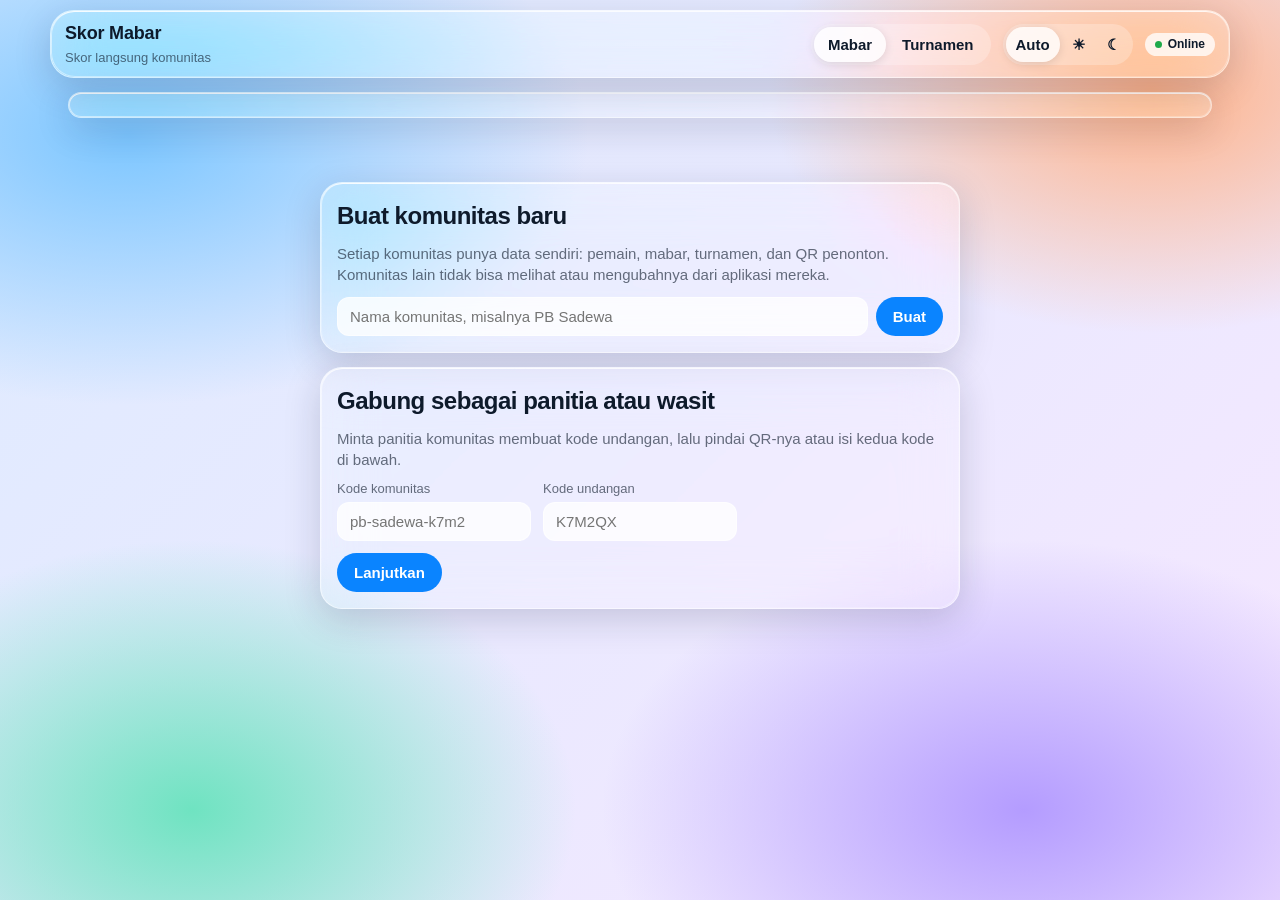
<file: index.html>
<!DOCTYPE html>
<html lang="id">
<head>
<meta charset="utf-8">
<meta name="viewport" content="width=device-width, initial-scale=1, viewport-fit=cover">
<title>Skor Mabar</title>
<meta name="description" content="Skor langsung, antrean main, klasemen, dan turnamen untuk komunitas olahraga raket.">
<meta name="theme-color" content="#1E4F8A">
<link rel="manifest" href="manifest.webmanifest">
<link rel="icon" type="image/png" href="icons/icon-192.png">
<link rel="apple-touch-icon" href="icons/apple-touch-icon.png">
<meta name="mobile-web-app-capable" content="yes">
<meta name="apple-mobile-web-app-capable" content="yes">
<meta name="apple-mobile-web-app-status-bar-style" content="black-translucent">
<meta name="apple-mobile-web-app-title" content="Skor Mabar">
<meta property="og:title" content="Skor Mabar">
<meta property="og:description" content="Lihat skor langsung, antrean, dan klasemen mabar.">
<meta property="og:image" content="icons/icon-512.png">
<link rel="stylesheet" href="css/style.css">
</head>
<body>
<div class="top-shell"><header class="top glass" id="top"></header></div>
<div class="wrap">
  <div class="install glass" id="install" hidden></div>
  <nav class="subnav" id="subnav"></nav>
  <main id="app"><p class="muted">Memuat…</p></main>
</div>
<dialog id="dlg"><div class="dlg glass" id="dlgBody"></div></dialog>
<div class="toast glass" id="toast" role="status" hidden></div>
<script src="js/config.js"></script>
<script src="js/qrcode.js"></script>
<script src="js/store.js"></script>
<script src="js/app.js"></script>
<script>
  if ('serviceWorker' in navigator) {
    window.addEventListener('load', function(){ navigator.serviceWorker.register('sw.js').catch(function(){}); });
  }
</script>
</body>
</html>
</file>
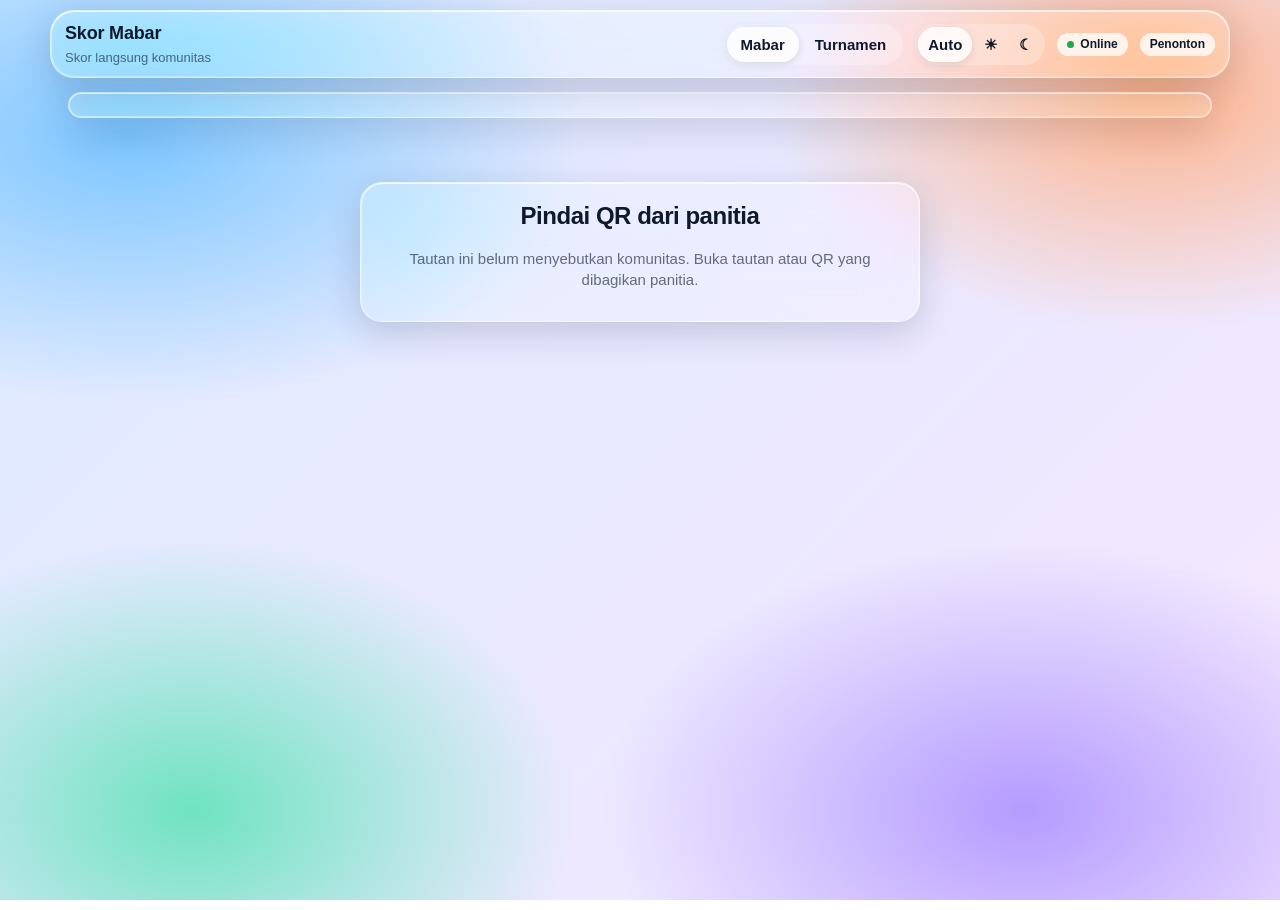
<file: lihat.html>
<!DOCTYPE html>
<html lang="id">
<head>
<meta charset="utf-8">
<meta name="viewport" content="width=device-width, initial-scale=1, viewport-fit=cover">
<title>Skor Langsung</title>
<meta name="description" content="Skor langsung, antrean main, klasemen, dan turnamen untuk komunitas olahraga raket.">
<meta name="theme-color" content="#1E4F8A">
<link rel="icon" type="image/png" href="icons/icon-192.png">
<link rel="apple-touch-icon" href="icons/apple-touch-icon.png">
<meta property="og:title" content="Skor Mabar">
<meta property="og:description" content="Lihat skor langsung, antrean, dan klasemen mabar.">
<meta property="og:image" content="icons/icon-512.png">
<link rel="stylesheet" href="css/style.css">
</head>
<body>
<div class="top-shell"><header class="top glass" id="top"></header></div>
<div class="wrap">
  <div class="install glass" id="install" hidden></div>
  <nav class="subnav" id="subnav"></nav>
  <main id="app"><p class="muted">Memuat…</p></main>
</div>
<dialog id="dlg"><div class="dlg glass" id="dlgBody"></div></dialog>
<div class="toast glass" id="toast" role="status" hidden></div>
<script>window.VIEW_ONLY = true;</script>
<script src="js/config.js"></script>
<script src="js/store.js"></script>
<script src="js/app.js"></script>
</body>
</html>
</file>
<file: css/style.css>
:root{
  --ink:#0E1A2B; --ink2:rgba(14,26,43,.62); --hair:rgba(255,255,255,.55);
  --glass:rgba(255,255,255,.24); --glass-strong:rgba(255,255,255,.5); --glass-hi:rgba(255,255,255,.78);
  --shadow:0 10px 36px rgba(20,30,60,.18);
  --accent:#0A84FF; --hot:#FFD60A; --hot-ink:#2B2300; --live:#1FA94A; --red:#E5372C;
  --a:#0A6AD6; --b:#C2364A;
  --wall:
    radial-gradient(60% 50% at 10% 15%, #7CC6FF 0%, transparent 60%),
    radial-gradient(50% 45% at 90% 10%, #FFB38A 0%, transparent 60%),
    radial-gradient(55% 50% at 80% 90%, #B49CFF 0%, transparent 60%),
    radial-gradient(50% 50% at 15% 90%, #6FE3C1 0%, transparent 60%),
    linear-gradient(135deg,#DDEBFF,#F6E7FF);
  --font:-apple-system,BlinkMacSystemFont,"SF Pro Display","SF Pro Text","Segoe UI Variable","Segoe UI",Roboto,"Helvetica Neue",Arial,sans-serif;
  color-scheme:light; box-sizing:border-box;
  padding-top:env(safe-area-inset-top,0px); padding-bottom:env(safe-area-inset-bottom,0px);
}
@media (prefers-color-scheme: dark){
  :root:not([data-theme="light"]){
    --ink:#F2F5FA; --ink2:rgba(242,245,250,.62); --hair:rgba(255,255,255,.2);
    --glass:rgba(40,44,60,.34); --glass-strong:rgba(58,62,82,.55); --glass-hi:rgba(255,255,255,.2);
    --shadow:0 10px 36px rgba(0,0,0,.45); --live:#30D158; --a:#5AA8FF; --b:#FF6B7F;
    --wall:
      radial-gradient(60% 50% at 10% 15%, #1D5FA8 0%, transparent 60%),
      radial-gradient(50% 45% at 90% 10%, #A2493A 0%, transparent 60%),
      radial-gradient(55% 50% at 80% 90%, #4B3A9E 0%, transparent 60%),
      radial-gradient(50% 50% at 15% 90%, #137062 0%, transparent 60%),
      linear-gradient(135deg,#0B1222,#1A1030);
    color-scheme:dark;
  }
}
:root[data-theme="dark"]{
  --ink:#F2F5FA; --ink2:rgba(242,245,250,.62); --hair:rgba(255,255,255,.2);
  --glass:rgba(40,44,60,.34); --glass-strong:rgba(58,62,82,.55); --glass-hi:rgba(255,255,255,.2);
  --shadow:0 10px 36px rgba(0,0,0,.45); --live:#30D158; --a:#5AA8FF; --b:#FF6B7F;
  --wall:
    radial-gradient(60% 50% at 10% 15%, #1D5FA8 0%, transparent 60%),
    radial-gradient(50% 45% at 90% 10%, #A2493A 0%, transparent 60%),
    radial-gradient(55% 50% at 80% 90%, #4B3A9E 0%, transparent 60%),
    radial-gradient(50% 50% at 15% 90%, #137062 0%, transparent 60%),
    linear-gradient(135deg,#0B1222,#1A1030);
  color-scheme:dark;
}
*,*::before,*::after{box-sizing:inherit}
body{margin:0;min-height:100vh;font-family:var(--font);color:var(--ink);background:var(--wall);background-attachment:fixed;-webkit-font-smoothing:antialiased;font-size:15px;line-height:1.4}
button,input,select{font:inherit;color:inherit}
:focus-visible{outline:3px solid var(--accent);outline-offset:2px}
.glass{position:relative;background:var(--glass);-webkit-backdrop-filter:blur(26px) saturate(185%);backdrop-filter:blur(26px) saturate(185%);border:1px solid var(--hair);box-shadow:inset 0 1px 0 var(--glass-hi),var(--shadow)}
.glass::before{content:"";position:absolute;inset:0;border-radius:inherit;pointer-events:none;padding:1px;background:linear-gradient(140deg,rgba(255,255,255,.8),rgba(255,255,255,0) 35%,rgba(255,255,255,0) 65%,rgba(255,255,255,.4));-webkit-mask:linear-gradient(#000 0 0) content-box,linear-gradient(#000 0 0);-webkit-mask-composite:xor;mask-composite:exclude;opacity:.7}
@supports not ((backdrop-filter:blur(1px)) or (-webkit-backdrop-filter:blur(1px))){.glass{background:var(--glass-strong)}}
.wrap{max-width:1180px;margin:0 auto;padding:0 18px}

/* Top */
.top{position:sticky;top:calc(10px + env(safe-area-inset-top,0px));z-index:10;margin:10px auto 0;max-width:1180px;border-radius:24px;padding:10px 14px;display:flex;flex-wrap:wrap;align-items:center;gap:12px}
.top-shell{padding:0 18px}
.brand{flex:1;min-width:180px}
.brand b{display:block;font-size:18px;letter-spacing:-.01em}
.brand span{font-size:13px;color:var(--ink2)}
.seg{display:inline-flex;padding:3px;border-radius:999px;gap:2px;background:var(--glass)}
.seg button{border:0;background:transparent;padding:7px 14px;border-radius:999px;font-weight:600;cursor:pointer;white-space:nowrap}
.seg button[aria-pressed="true"]{background:var(--glass-hi);box-shadow:0 2px 10px rgba(0,0,0,.12)}
.subnav{display:flex;justify-content:center;margin:16px 0 4px}
.subnav .seg{overflow-x:auto;max-width:100%}

main{padding:14px 0 70px}
h2{font-size:24px;letter-spacing:-.02em;margin:18px 0 10px}
h3{font-size:16px;margin:0 0 8px}
.muted{color:var(--ink2)}
.panel{border-radius:22px;padding:16px}
.stats{display:flex;flex-wrap:wrap;gap:10px;margin-bottom:14px}
.stat{border-radius:18px;padding:10px 16px;min-width:120px}
.stat b{display:block;font-size:24px;letter-spacing:-.02em;font-variant-numeric:tabular-nums}
.stat span{font-size:13px;color:var(--ink2)}
.cols{display:grid;grid-template-columns:minmax(0,1.5fr) minmax(0,1fr);gap:16px;align-items:start}
.courts{display:grid;gap:14px}
.court{border-radius:22px;padding:14px 16px}
.chead{display:flex;justify-content:space-between;align-items:center;gap:8px;margin-bottom:10px}
.chead b{font-size:17px}
.tag{font-size:12px;font-weight:600;padding:3px 10px;border-radius:999px;background:var(--glass-hi);white-space:nowrap}
.tag.live{color:var(--live)}
.tag.prop{background:var(--hot);color:var(--hot-ink)}
.team{display:flex;align-items:center;gap:8px;padding:8px 0;flex-wrap:wrap}
.team + .team{border-top:1px solid var(--hair)}
.side{width:6px;align-self:stretch;border-radius:3px;flex:none}
.side.a{background:var(--a)}.side.b{background:var(--b)}
.chip{border:1px solid var(--hair);background:var(--glass-hi);border-radius:999px;padding:5px 12px;font-weight:600;font-size:14px;display:inline-flex;align-items:center;gap:6px}
button.chip{cursor:pointer}
.chip.sel{outline:2px solid var(--accent)}
.chip small{font-weight:500;color:var(--ink2)}
.avg{margin-left:auto;font-size:13px;color:var(--ink2);font-variant-numeric:tabular-nums}
.vs{display:flex;justify-content:space-between;align-items:center;gap:10px;font-size:13px;color:var(--ink2);margin-top:8px;flex-wrap:wrap}
.bar{flex:1;min-width:120px;height:6px;border-radius:3px;background:var(--b);overflow:hidden}
.bar i{display:block;height:100%;background:var(--a)}
.scoreform{display:flex;gap:8px;align-items:center;margin-top:12px;flex-wrap:wrap}
.scoreform input{width:64px;border:1px solid var(--hair);background:var(--glass-hi);border-radius:12px;padding:8px;text-align:center;font-weight:700;font-size:18px}
.btn{border:1px solid var(--hair);background:var(--glass-hi);border-radius:999px;padding:8px 16px;font-weight:600;cursor:pointer}
.btn.primary{background:var(--accent);color:#fff;border-color:transparent}
.btn:disabled{opacity:.45;cursor:default}
.btns{display:flex;gap:8px;flex-wrap:wrap;margin-top:12px}
.hint{font-size:13px;color:var(--ink2);margin:8px 0 0}
.err{font-size:13px;color:var(--red);margin:6px 0 0}

/* Queue */
.q{list-style:none;margin:0;padding:0}
.q li{display:flex;align-items:center;gap:10px;padding:9px 4px;border-top:1px solid var(--hair)}
.q li:first-child{border-top:0}
.q .rk{width:22px;text-align:right;color:var(--ink2);font-variant-numeric:tabular-nums}
.q .nm{flex:1;min-width:0;font-weight:600}
.q .nm small{display:block;font-weight:400;color:var(--ink2);font-size:12px}
.badge{font-size:12px;font-weight:600;padding:2px 8px;border-radius:999px;white-space:nowrap}
.badge.new{background:var(--hot);color:var(--hot-ink)}
.badge.n{background:var(--glass-hi)}
.q button.swapin{border:0;background:var(--accent);color:#fff;border-radius:999px;padding:4px 10px;font-size:12px;font-weight:600;cursor:pointer}

/* Tables */
.tw{overflow-x:auto;border-radius:22px}
table{width:100%;border-collapse:collapse;min-width:620px}
th,td{padding:10px 12px;text-align:right;border-bottom:1px solid var(--hair);font-variant-numeric:tabular-nums}
th{font-size:12px;color:var(--ink2);font-weight:600}
th:nth-child(2),td:nth-child(2){text-align:left}
th:first-child,td:first-child{width:36px;color:var(--ink2)}
tr:last-child td{border-bottom:0}
td.name button{border:0;background:transparent;font-weight:600;cursor:pointer;padding:0;text-align:left}
td.name button:hover{text-decoration:underline}
tr.top1 td:first-child{color:#C99700;font-weight:700}
.toolbar{display:flex;flex-wrap:wrap;gap:10px;align-items:center;justify-content:space-between;margin-bottom:12px}

/* Members */
.mlist{list-style:none;margin:0;padding:0}
.mlist li{display:flex;align-items:center;gap:12px;padding:10px 4px;border-top:1px solid var(--hair)}
.mlist li:first-child{border-top:0}
.mlist .nm{flex:1;font-weight:600}
.mlist .nm button{border:0;background:transparent;font-weight:600;cursor:pointer;padding:0}
.sw{position:relative;width:46px;height:28px;border-radius:14px;border:0;background:rgba(120,120,128,.32);cursor:pointer;flex:none}
.sw::after{content:"";position:absolute;top:3px;left:3px;width:22px;height:22px;border-radius:50%;background:#fff;box-shadow:0 1px 3px rgba(0,0,0,.3);transition:left .15s}
.sw[aria-checked="true"]{background:var(--live)}
.sw[aria-checked="true"]::after{left:21px}
.form{display:flex;gap:8px;flex-wrap:wrap;margin-top:12px}
.form input,.form select{border:1px solid var(--hair);background:var(--glass-hi);border-radius:12px;padding:8px 12px;flex:1;min-width:140px}

/* Pairs */
.opt{display:flex;gap:12px;align-items:flex-start;padding:12px 4px;border-top:1px solid var(--hair);cursor:pointer}
.opt:first-of-type{border-top:0}
.opt input{margin-top:4px;accent-color:var(--accent);width:18px;height:18px}
.opt b{display:block}
.pairs{list-style:none;margin:0;padding:0}
.pairs li{display:flex;align-items:center;gap:8px;padding:8px 0;border-top:1px solid var(--hair)}
.pairs li:first-child{border-top:0}
.pairs li span{flex:1;font-weight:600}
.x{border:0;background:transparent;color:var(--red);font-weight:600;cursor:pointer}
.grid2{display:grid;grid-template-columns:1fr 1fr;gap:16px;align-items:start}

/* Tournament */
.tcards{display:grid;grid-template-columns:repeat(auto-fill,minmax(260px,1fr));gap:14px}
.tcard{border-radius:22px;padding:16px}
.tcard b{font-size:17px;display:block}
.seedlist{columns:2;font-size:14px;margin:8px 0 0;padding-left:20px}
.checks{display:grid;grid-template-columns:repeat(auto-fill,minmax(150px,1fr));gap:4px 12px;margin-top:8px}
.checks label{display:flex;gap:8px;align-items:center;font-size:14px}
.checks input{accent-color:var(--accent)}

/* Profile dialog */
dialog{border:0;padding:0;background:transparent;color:var(--ink);max-width:520px;width:calc(100% - 28px)}
dialog::backdrop{background:rgba(10,15,30,.4);-webkit-backdrop-filter:blur(4px);backdrop-filter:blur(4px)}
.dlg{border-radius:28px;padding:20px;background:var(--glass-strong)}
.dlg h2{margin:0}
.kv{display:grid;grid-template-columns:repeat(4,1fr);gap:8px;margin:14px 0}
.kv div{border-radius:16px;padding:8px 10px;background:var(--glass-hi)}
.kv b{display:block;font-size:20px;font-variant-numeric:tabular-nums}
.kv span{font-size:12px;color:var(--ink2)}
.spark{width:100%;height:70px}
.res{list-style:none;padding:0;margin:0;font-size:14px}
.res li{display:flex;justify-content:space-between;gap:8px;padding:7px 0;border-top:1px solid var(--hair)}
.res li:first-child{border-top:0}
.w{color:var(--live);font-weight:700}.l{color:var(--red);font-weight:700}

.slot{border:1.5px dashed var(--ink2);background:transparent;border-radius:999px;padding:5px 12px;font-weight:600;font-size:14px;color:var(--ink2);cursor:pointer}
.slot.sel{border:1.5px solid var(--accent);color:var(--accent)}
.mini{border:1px solid var(--hair);background:var(--glass-hi);border-radius:8px;padding:2px 9px;cursor:pointer;font-weight:700}
.mini:disabled{opacity:.35;cursor:default}
.seeds{padding:0}
.toast{position:fixed;left:50%;bottom:calc(18px + env(safe-area-inset-bottom,0px));transform:translateX(-50%);border-radius:999px;padding:10px 18px;font-weight:600;z-index:30;max-width:calc(100% - 28px)}

@media (max-width:860px){
  .cols,.grid2{grid-template-columns:1fr}
  .kv{grid-template-columns:repeat(2,1fr)}
}

/* ---- Tambahan versi aplikasi ---- */
.statusdot{display:inline-flex;align-items:center;gap:6px;font-size:12px;font-weight:600;padding:3px 10px;border-radius:999px;background:var(--glass-hi);white-space:nowrap}
.statusdot::before{content:"";width:7px;height:7px;border-radius:50%;background:var(--live)}
.statusdot.off::before{background:var(--red)}
.statusdot.local::before{background:var(--hot)}
.theme button{padding:7px 10px}
.install{border-radius:20px;padding:12px 14px;margin-top:14px;display:flex;align-items:center;gap:12px}
.install div{flex:1;min-width:0}
.install b{display:block}
.install span{font-size:13px;color:var(--ink2)}
.install svg{width:16px;height:16px;vertical-align:-3px}
.livebtns{display:grid;grid-template-columns:1fr 1fr;gap:10px;margin-top:12px}
.ptbtn{border:0;border-radius:20px;color:#fff;padding:14px;min-height:96px;display:flex;flex-direction:column;justify-content:space-between;align-items:flex-start;cursor:pointer;touch-action:manipulation;text-align:left}
.ptbtn.a{background:#0A6AD6}.ptbtn.b{background:#B8293F}
.ptbtn span{font-size:13px;font-weight:600;opacity:.9}
.ptbtn b{font-size:52px;line-height:.9;font-variant-numeric:tabular-nums;letter-spacing:-.03em}
.ptbtn:active{transform:scale(.98)}
.ptbtn:disabled{opacity:.55;cursor:default}
.bigscore{display:flex;justify-content:center;align-items:center;gap:18px;margin-top:10px;font-variant-numeric:tabular-nums}
.bigscore b{font-size:52px;letter-spacing:-.03em;line-height:1}
.bigscore .ca{color:var(--a)}.bigscore .cb{color:var(--b)}
.bigscore span{color:var(--ink2);font-size:28px}
.gameover{margin-top:10px;border-radius:14px;padding:10px 12px;background:var(--hot);color:var(--hot-ink);font-weight:600}
.btn.danger{color:var(--red)}
.field{display:flex;flex-direction:column;gap:4px;flex:1;min-width:140px}
.field span{font-size:13px;color:var(--ink2)}
.field input,.field select{border:1px solid var(--hair);background:var(--glass-hi);border-radius:12px;padding:8px 12px}
.formgrid{display:grid;grid-template-columns:repeat(auto-fill,minmax(180px,1fr));gap:12px;margin-top:10px}
details.tdet{margin-top:10px}
details.tdet summary{cursor:pointer;font-weight:600;font-size:14px}
details.tdet ol{margin:8px 0 0;padding-left:22px;font-size:14px}
.center{text-align:center}
.empty-state{max-width:560px;margin:30px auto}
.empty-state h2{margin-top:0}
.qrbox{background:#fff;border-radius:18px;padding:12px;width:min(260px,100%);margin:8px auto}
.qrbox svg{display:block;width:100%;height:auto}
.qrbox.big{width:min(70vh,88vw,520px)}
.url{font-size:13px;color:var(--ink2);word-break:break-all;margin:6px 0 0}
.bigcode{font-size:clamp(30px,8vw,44px);font-weight:700;letter-spacing:.08em;text-align:center;padding:16px;border-radius:18px;background:var(--glass-hi);margin:12px 0;font-variant-numeric:tabular-nums}
dialog.wide{max-width:760px}
.topmeta{display:flex;align-items:center;gap:8px;flex-wrap:wrap}
.btn.icon{width:38px;height:38px;padding:0;display:grid;place-items:center;font-size:17px}
.modeseg button{padding:9px 18px;font-size:15px}
@media (max-width:760px){
  .top .modeseg{order:3;flex-basis:100%;display:flex}
  .top .modeseg button{flex:1}
}
td small.w,td small.l{font-size:12px}
.subnav{flex-direction:column;align-items:stretch;gap:12px}
.subnav > .seg{align-self:center}
.evhead{display:flex;align-items:center;gap:12px;flex-wrap:wrap}
.evtitle{flex:1;min-width:200px}
.evtitle b{display:block;font-size:20px;letter-spacing:-.01em}
.evtitle span{font-size:13px;color:var(--ink2)}
.evcard{display:flex;flex-direction:column}
.evopen{all:unset;display:flex;flex-direction:column;align-items:flex-start;gap:2px;cursor:pointer;width:100%;box-sizing:border-box}
.evopen:focus-visible{outline:3px solid var(--accent);outline-offset:4px;border-radius:12px}
.evopen:hover b{text-decoration:underline}
.evopen .muted{font-size:14px}
.slotsel{flex:1;min-width:150px;border:1px solid var(--hair);background:var(--glass-hi);border-radius:12px;padding:8px 10px;font-weight:600}
.minebar{display:flex;flex-wrap:wrap;align-items:center;gap:8px;border-radius:18px;padding:10px 14px;margin-bottom:14px}
.minebar b{margin-right:4px}
.minebar .chip{cursor:pointer}
code{font-size:.9em;background:var(--glass-hi);padding:1px 5px;border-radius:6px}
.holdline{display:flex;flex-wrap:wrap;align-items:center;gap:6px 10px;font-size:13px;margin:0 0 8px}
.holder{display:inline-flex;align-items:center;gap:4px;font-weight:600;background:var(--glass-hi);border-radius:999px;padding:3px 10px}
.holder .x{font-size:12px;padding:0 0 0 4px}
.assign{border:1px solid var(--hair);background:var(--glass-hi);border-radius:999px;padding:4px 10px;font-size:13px;font-weight:600}
</file>
